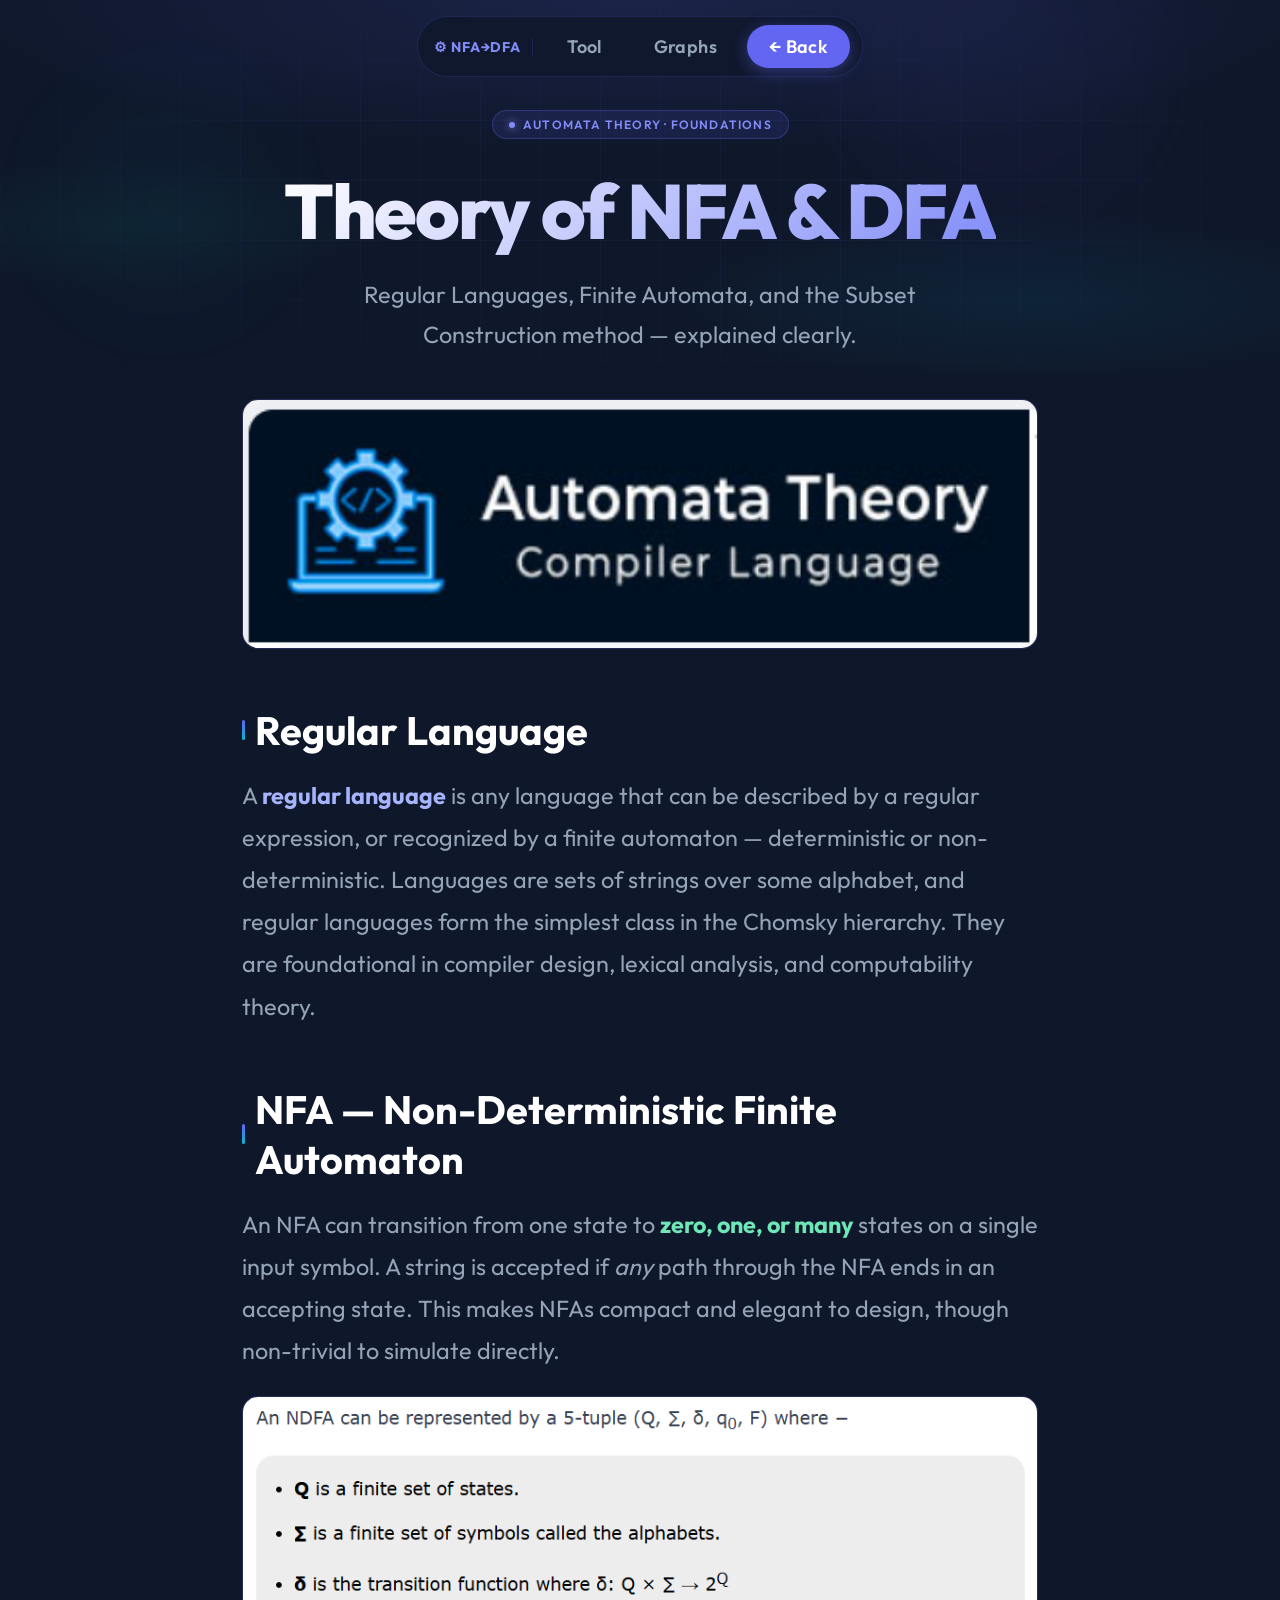
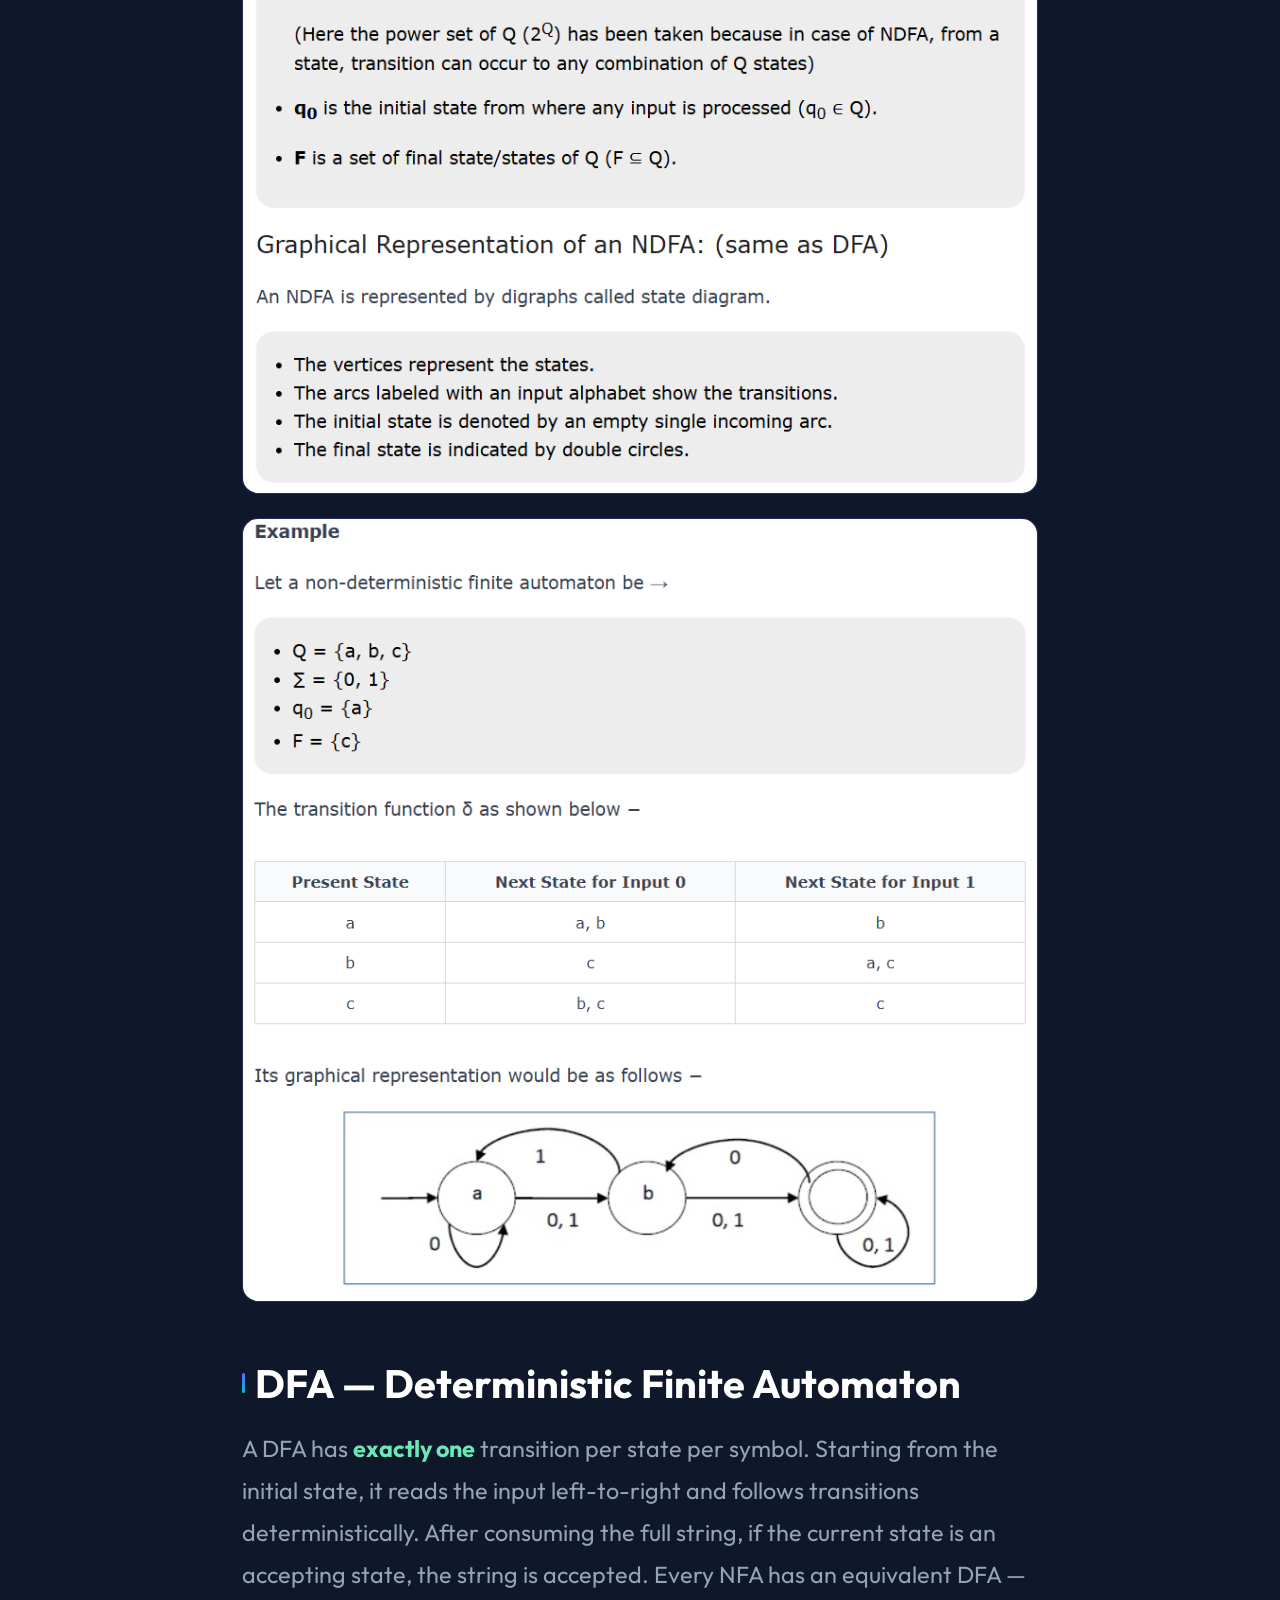
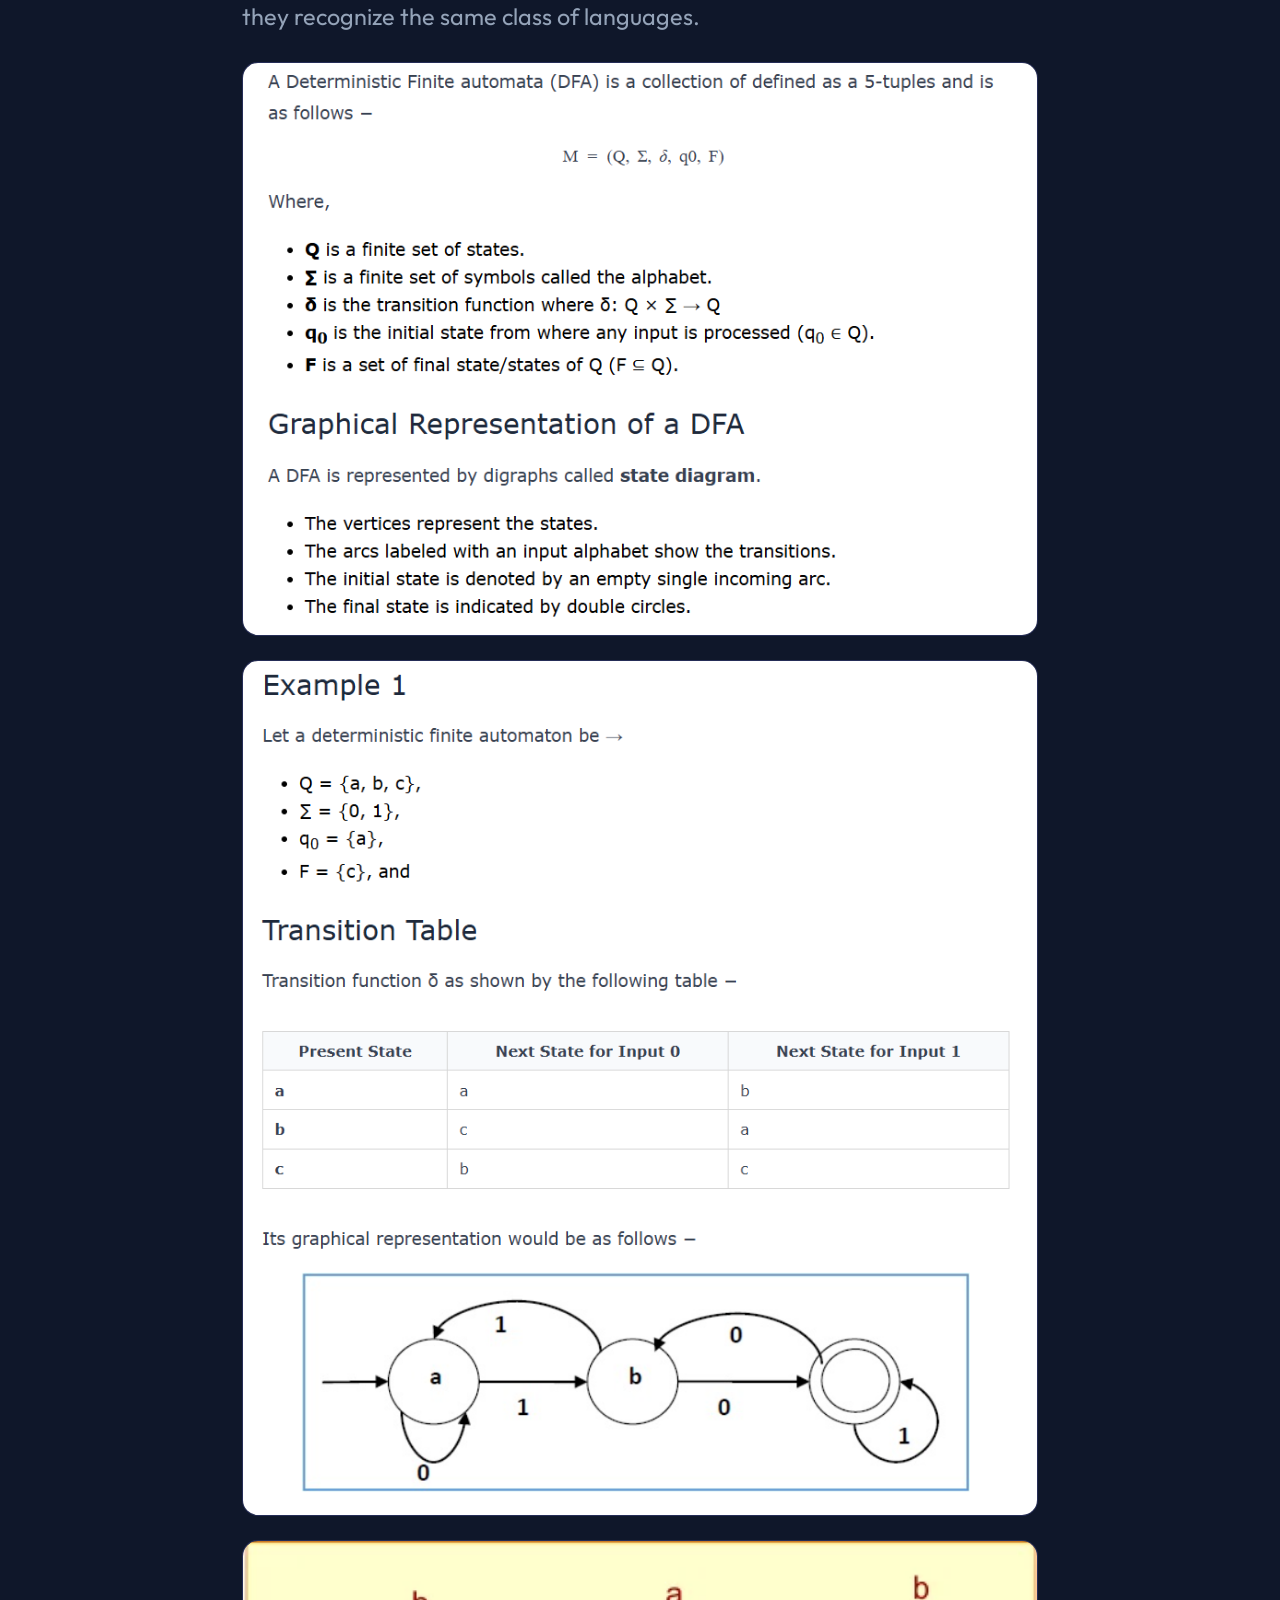
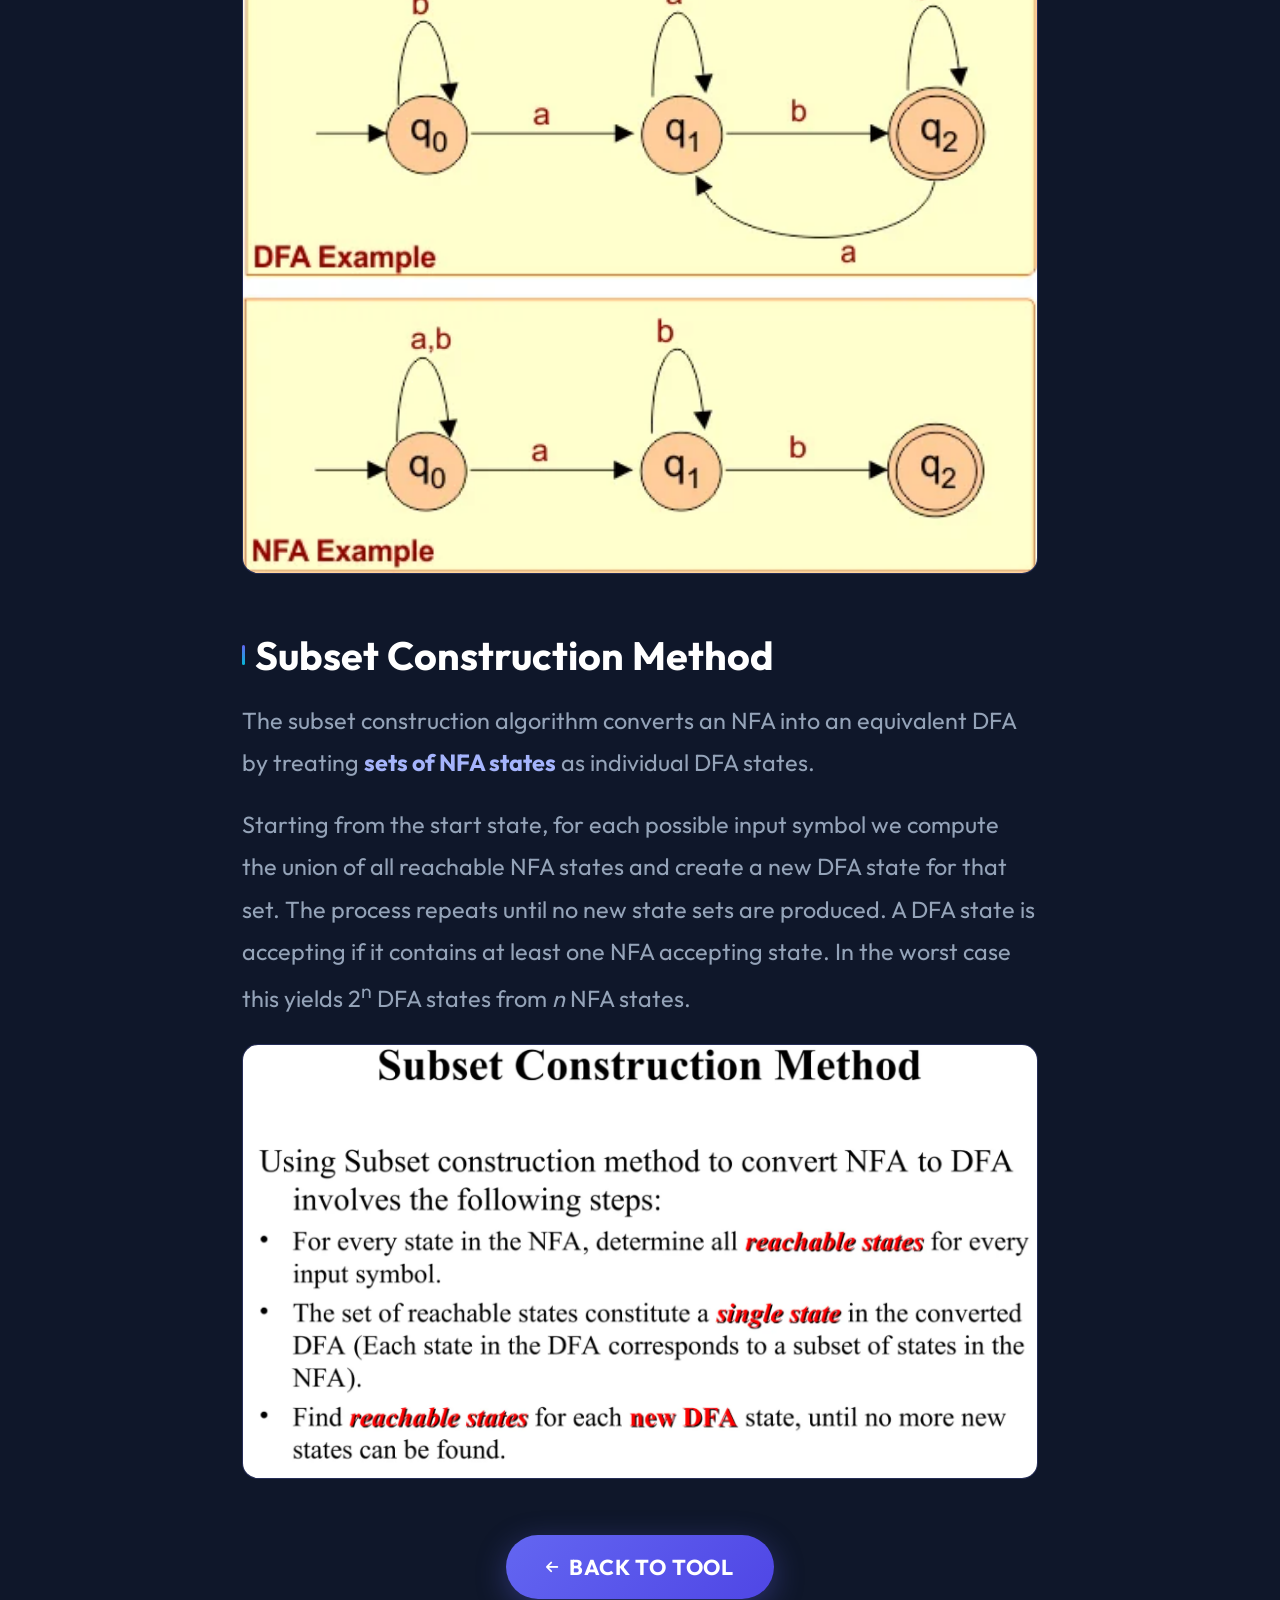
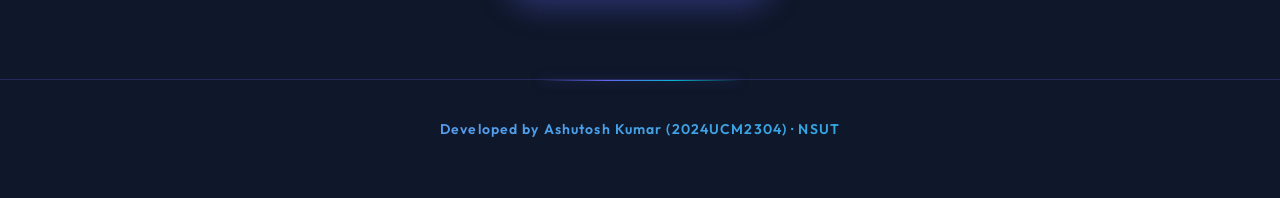
<file: theory.html>
<!DOCTYPE html>
<html lang="en">
<head>
<meta charset="UTF-8">
<meta name="viewport" content="width=device-width, initial-scale=1.0">
<title>Theory – NFA & DFA</title>
<link rel="stylesheet" href="style.css">
<link rel="stylesheet" href="https://cdnjs.cloudflare.com/ajax/libs/font-awesome/6.0.0/css/all.min.css">
</head>
<body>

<nav class="site-nav">
  <span class="nav-logo">⚙ NFA→DFA</span>
  <a href="index.html">Tool</a>
  <a href="graphs.html">Graphs</a>
  <a href="index.html" class="nav-cta">← Back</a>
</nav>

<section class="hero" style="min-height:36vh; padding-top:110px; padding-bottom:20px;">
  <div class="hero-bg"></div>
  <div class="hero-grid"></div>
  <div class="orb orb-1" style="opacity:0.4;"></div>
  <div class="orb orb-2" style="opacity:0.4;"></div>
  <div class="hero-badge">Automata Theory · Foundations</div>
  <h1 style="font-size:clamp(1.8rem,4vw,3rem);">Theory of NFA &amp; DFA</h1>
  <p class="hero-sub" style="margin-bottom:0;">
    Regular Languages, Finite Automata, and the Subset Construction method — explained clearly.
  </p>
</section>

<div class="theory-content">

  <img src="Screenshot 2026-04-03 123517.png" class="theory-img" alt="Overview">

  <!-- ── Regular Language ── -->
  <h2>Regular Language</h2>
  <p>
    A <strong style="color:#a5b4fc;">regular language</strong> is any language that can be described by a regular expression,
    or recognized by a finite automaton — deterministic or non-deterministic.
    Languages are sets of strings over some alphabet, and regular languages form the simplest
    class in the Chomsky hierarchy. They are foundational in compiler design, lexical analysis,
    and computability theory.
  </p>

  <!-- ── NFA ── -->
  <h2>NFA — Non-Deterministic Finite Automaton</h2>
  <p>
    An NFA can transition from one state to <strong style="color:#6ee7b7;">zero, one, or many</strong> states
    on a single input symbol. A string is accepted if <em>any</em> path through the NFA ends in an
    accepting state. This makes NFAs compact and elegant to design, though non-trivial to simulate directly.
  </p>
  <img src="Screenshot 2026-04-03 103026.png" class="theory-img" alt="NFA definition">
  <img src="Screenshot 2026-04-03 103119.png" class="theory-img" alt="NFA example">

  <!-- ── DFA ── -->
  <h2>DFA — Deterministic Finite Automaton</h2>
  <p>
    A DFA has <strong style="color:#6ee7b7;">exactly one</strong> transition per state per symbol.
    Starting from the initial state, it reads the input left-to-right and follows transitions deterministically.
    After consuming the full string, if the current state is an accepting state, the string is accepted.
    Every NFA has an equivalent DFA — they recognize the same class of languages.
  </p>
  <img src="Screenshot 2026-04-03 123440.png" class="theory-img" alt="DFA definition">
  <img src="Screenshot 2026-04-03 123509.png" class="theory-img" alt="DFA example">

  <!-- ── Comparison ── -->
  <img src="Difference-between-DFA-and-NFA.webp" class="theory-img" alt="DFA vs NFA comparison">

  <!-- ── Subset Construction ── -->
  <h2>Subset Construction Method</h2>
  <p>
    The subset construction algorithm converts an NFA into an equivalent DFA by treating
    <strong style="color:#a5b4fc;">sets of NFA states</strong> as individual DFA states.
  </p>
  <p>
    Starting from the start state, for each possible input symbol we compute the union of all
    reachable NFA states and create a new DFA state for that set. The process repeats until no
    new state sets are produced. A DFA state is accepting if it contains at least one NFA accepting state.
    In the worst case this yields 2<sup>n</sup> DFA states from <em>n</em> NFA states.
  </p>
  <img src="Screenshot 2026-04-03 124532.png" class="theory-img" alt="Subset construction example">

  <div style="text-align:center; margin-top:56px;">
    <button onclick="goBack()" class="convert-btn">
      <i class="fas fa-arrow-left"></i> Back to Tool
    </button>
  </div>
</div>

<footer class="site-footer">
  Developed by Ashutosh Kumar (2024UCM2304) · NSUT
</footer>

<script>
function goBack() { window.location.href = "index.html"; }
</script>
</body>
</html>
</file>
<file: style.css>
@import url('https://fonts.googleapis.com/css2?family=Outfit:wght@300;400;500;600;700;800&family=Fira+Code:wght@400;500;600&display=swap');

/* ═══════════════════════════════════════════
   DESIGN TOKENS
═══════════════════════════════════════════ */
:root {
  --navy:    #0f172a;
  --navy2:   #1e293b;
  --navy3:   #334155;
  --indigo:  #6366f1;
  --indigo2: #818cf8;
  --indigo3: #c7d2fe;
  --cyan:    #06b6d4;
  --cyan2:   #67e8f9;
  --emerald: #10b981;
  --amber:   #f59e0b;
  --rose:    #f43f5e;
  --white:   #ffffff;
  --off:     #f8fafc;
  --muted:   #94a3b8;
  --border:  rgba(99,102,241,0.18);
  --glass:   rgba(255,255,255,0.05);
  --shadow:  0 20px 60px rgba(15,23,42,0.4);
  --r:       16px;
  --r2:      24px;
}

/* ═══════════════════════════════════════════
   BASE
═══════════════════════════════════════════ */
*, *::before, *::after { box-sizing: border-box; margin: 0; padding: 0; }

html { scroll-behavior: smooth; }

body {
  font-family: 'Outfit', sans-serif;
  background: var(--navy);
  color: #e2e8f0;
  min-height: 100vh;
  overflow-x: hidden;
}

::selection { background: rgba(99,102,241,0.35); color: #fff; }

::-webkit-scrollbar { width: 6px; }
::-webkit-scrollbar-track { background: var(--navy); }
::-webkit-scrollbar-thumb { background: var(--indigo); border-radius: 3px; }

/* ═══════════════════════════════════════════
   KEYFRAMES
═══════════════════════════════════════════ */
@keyframes fadeUp   { from { opacity:0; transform:translateY(30px); } to { opacity:1; transform:translateY(0); } }
@keyframes fadeIn   { from { opacity:0; } to { opacity:1; } }
@keyframes slideLeft{ from { opacity:0; transform:translateX(-20px); } to { opacity:1; transform:translateX(0); } }
@keyframes float    { 0%,100% { transform:translateY(0px); } 50% { transform:translateY(-10px); } }
@keyframes spin     { to { transform:rotate(360deg); } }
@keyframes shimmer  { 0% { background-position: -200% 0; } 100% { background-position: 200% 0; } }
@keyframes pulse-glow {
  0%,100% { box-shadow: 0 0 20px rgba(99,102,241,0.3), 0 0 60px rgba(99,102,241,0.1); }
  50%     { box-shadow: 0 0 40px rgba(99,102,241,0.6), 0 0 80px rgba(99,102,241,0.2); }
}
@keyframes orbit {
  from { transform: rotate(0deg) translateX(120px) rotate(0deg); }
  to   { transform: rotate(360deg) translateX(120px) rotate(-360deg); }
}
@keyframes gradient-shift {
  0%   { background-position: 0% 50%; }
  50%  { background-position: 100% 50%; }
  100% { background-position: 0% 50%; }
}
@keyframes counter { from { opacity:0; transform:scale(0.5); } to { opacity:1; transform:scale(1); } }
@keyframes dash { to { stroke-dashoffset: 0; } }
@keyframes popIn {
  0%   { opacity:0; transform:scale(0.7) translateY(10px); }
  70%  { transform:scale(1.04) translateY(-2px); }
  100% { opacity:1; transform:scale(1) translateY(0); }
}

/* ═══════════════════════════════════════════
   HERO / TOP NAV
═══════════════════════════════════════════ */
.site-nav {
  position: fixed;
  top: 16px; left: 50%; transform: translateX(-50%);
  z-index: 200;
  display: flex;
  align-items: center;
  gap: 8px;
  background: rgba(15,23,42,0.75);
  backdrop-filter: blur(20px);
  border: 1px solid var(--border);
  border-radius: 50px;
  padding: 8px 12px;
  animation: fadeIn 0.8s ease both;
}
.site-nav .nav-logo {
  font-size: 14px;
  font-weight: 700;
  color: var(--indigo2);
  padding: 0 12px 0 4px;
  border-right: 1px solid var(--border);
  margin-right: 4px;
  letter-spacing: 0.05em;
}
.site-nav button, .site-nav a {
  padding: 7px 18px;
  font-size: 13px;
  font-family: 'Outfit', sans-serif;
  font-weight: 600;
  background: transparent;
  color: #94a3b8;
  border: none;
  border-radius: 50px;
  cursor: pointer;
  transition: all 0.2s;
  text-decoration: none;
  letter-spacing: 0.02em;
  margin-top: 0;
}
.site-nav button:hover, .site-nav a:hover {
  background: rgba(99,102,241,0.18);
  color: #fff;
}
.site-nav .nav-cta {
  background: var(--indigo) !important;
  color: #fff !important;
  box-shadow: 0 4px 16px rgba(99,102,241,0.4);
}
.site-nav .nav-cta:hover {
  background: var(--indigo2) !important;
  transform: translateY(-1px);
}

/* legacy compat */
.top-buttons { display: none; }

/* ═══════════════════════════════════════════
   HERO SECTION
═══════════════════════════════════════════ */
.hero {
  min-height: 100vh;
  display: flex;
  flex-direction: column;
  align-items: center;
  justify-content: center;
  text-align: center;
  padding: 120px 40px 80px;
  position: relative;
  overflow: hidden;
}

.hero-bg {
  position: absolute; inset: 0;
  background: radial-gradient(ellipse 80% 60% at 50% 0%, rgba(99,102,241,0.15) 0%, transparent 70%),
              radial-gradient(ellipse 50% 40% at 80% 80%, rgba(6,182,212,0.08) 0%, transparent 60%),
              radial-gradient(ellipse 40% 30% at 10% 60%, rgba(16,185,129,0.06) 0%, transparent 60%);
  pointer-events: none;
}

/* animated grid */
.hero-grid {
  position: absolute; inset: 0;
  background-image:
    linear-gradient(rgba(99,102,241,0.06) 1px, transparent 1px),
    linear-gradient(90deg, rgba(99,102,241,0.06) 1px, transparent 1px);
  background-size: 60px 60px;
  mask-image: radial-gradient(ellipse 80% 80% at 50% 50%, black 30%, transparent 80%);
  pointer-events: none;
}

/* floating orbs */
.orb {
  position: absolute;
  border-radius: 50%;
  filter: blur(60px);
  pointer-events: none;
  animation: float 6s ease-in-out infinite;
}
.orb-1 { width:300px;height:300px; background:rgba(99,102,241,0.12); top:-80px;right:10%; animation-delay:0s; }
.orb-2 { width:200px;height:200px; background:rgba(6,182,212,0.1);   bottom:20%;left:5%;  animation-delay:-2s; }
.orb-3 { width:150px;height:150px; background:rgba(16,185,129,0.08); top:40%;right:5%;   animation-delay:-4s; }

.hero-badge {
  display: inline-flex;
  align-items: center;
  gap: 8px;
  background: rgba(99,102,241,0.12);
  border: 1px solid rgba(99,102,241,0.3);
  color: var(--indigo2);
  padding: 6px 16px;
  border-radius: 50px;
  font-size: 12px;
  font-weight: 600;
  letter-spacing: 0.1em;
  text-transform: uppercase;
  margin-bottom: 28px;
  animation: popIn 0.6s 0.2s ease both;
}
.hero-badge::before {
  content: '';
  width: 6px; height: 6px;
  border-radius: 50%;
  background: var(--indigo2);
  box-shadow: 0 0 8px var(--indigo2);
}

h1, .hero-title {
  font-size: clamp(2.2rem, 5vw, 4rem);
  font-weight: 800;
  line-height: 1.15;
  letter-spacing: -0.03em;
  background: linear-gradient(135deg, #fff 0%, var(--indigo2) 50%, var(--cyan2) 100%);
  background-size: 200% 200%;
  -webkit-background-clip: text;
  -webkit-text-fill-color: transparent;
  background-clip: text;
  animation: fadeUp 0.7s 0.3s ease both, gradient-shift 4s ease infinite;
  display: table;
  margin: 0 auto 20px;
  border-bottom: none;
  padding-bottom: 0;
}

.hero-sub {
  font-size: 1.1rem;
  color: var(--muted);
  line-height: 1.7;
  max-width: 580px;
  margin: 0 auto 40px;
  animation: fadeUp 0.7s 0.45s ease both;
  font-weight: 400;
}

.hero-actions {
  display: flex;
  gap: 12px;
  flex-wrap: wrap;
  justify-content: center;
  animation: fadeUp 0.7s 0.6s ease both;
}

.btn-primary {
  background: linear-gradient(135deg, var(--indigo), #4f46e5);
  color: #fff;
  padding: 14px 32px;
  font-size: 15px;
  font-weight: 700;
  font-family: 'Outfit', sans-serif;
  border: none;
  border-radius: 50px;
  cursor: pointer;
  transition: all 0.25s;
  box-shadow: 0 8px 30px rgba(99,102,241,0.4);
  display: inline-flex;
  align-items: center;
  gap: 8px;
  text-decoration: none;
  margin-top: 0;
}
.btn-primary:hover {
  transform: translateY(-3px);
  box-shadow: 0 12px 40px rgba(99,102,241,0.55);
}
.btn-secondary {
  background: rgba(255,255,255,0.06);
  color: #e2e8f0;
  padding: 14px 32px;
  font-size: 15px;
  font-weight: 600;
  font-family: 'Outfit', sans-serif;
  border: 1px solid rgba(255,255,255,0.15);
  border-radius: 50px;
  cursor: pointer;
  transition: all 0.25s;
  display: inline-flex;
  align-items: center;
  gap: 8px;
  text-decoration: none;
  margin-top: 0;
}
.btn-secondary:hover {
  background: rgba(255,255,255,0.1);
  border-color: rgba(255,255,255,0.25);
  transform: translateY(-2px);
}

/* stats row */
.hero-stats {
  display: flex;
  gap: 40px;
  margin-top: 64px;
  animation: fadeUp 0.7s 0.8s ease both;
  flex-wrap: wrap;
  justify-content: center;
}
.stat-item {
  text-align: center;
}
.stat-num {
  font-size: 1.8rem;
  font-weight: 800;
  color: var(--indigo2);
  display: block;
}
.stat-lbl {
  font-size: 12px;
  color: var(--muted);
  font-weight: 500;
  letter-spacing: 0.05em;
  text-transform: uppercase;
}

/* scroll indicator */
.scroll-indicator {
  position: absolute;
  bottom: 30px; left: 50%; transform: translateX(-50%);
  display: flex; flex-direction: column; align-items: center; gap: 6px;
  color: var(--muted); font-size: 11px; letter-spacing: 0.1em; text-transform: uppercase;
  animation: fadeIn 1s 1.2s ease both;
}
.scroll-indicator::after {
  content: '';
  width: 1px; height: 40px;
  background: linear-gradient(to bottom, var(--indigo), transparent);
  animation: float 1.5s ease-in-out infinite;
}

/* ═══════════════════════════════════════════
   SECTION WRAPPER
═══════════════════════════════════════════ */
.section {
  max-width: 900px;
  margin: 0 auto;
  padding: 0 32px 80px;
}

.section-label {
  font-size: 11px;
  font-weight: 700;
  letter-spacing: 0.15em;
  text-transform: uppercase;
  color: var(--indigo2);
  margin-bottom: 8px;
  display: block;
}
.section-title {
  font-size: 1.9rem;
  font-weight: 800;
  color: #fff;
  letter-spacing: -0.02em;
  margin-bottom: 40px;
}

/* ═══════════════════════════════════════════
   CARDS / GLASS
═══════════════════════════════════════════ */
.card {
  background: rgba(30,41,59,0.6);
  backdrop-filter: blur(20px);
  border: 1px solid rgba(99,102,241,0.15);
  border-radius: var(--r2);
  padding: 32px 36px;
  position: relative;
  overflow: hidden;
  transition: border-color 0.3s, transform 0.3s;
}
.card::before {
  content: '';
  position: absolute;
  inset: 0;
  background: linear-gradient(135deg, rgba(99,102,241,0.05) 0%, transparent 60%);
  pointer-events: none;
}
.card:hover {
  border-color: rgba(99,102,241,0.35);
  transform: translateY(-2px);
}

/* ═══════════════════════════════════════════
   PAGE HEADER (h2 inside content)
═══════════════════════════════════════════ */
h2 {
  font-size: 1.35rem;
  font-weight: 700;
  color: #fff;
  margin: 56px 0 20px;
  display: flex;
  align-items: center;
  gap: 10px;
}
h2::before {
  content: '';
  width: 3px; height: 20px;
  background: linear-gradient(to bottom, var(--indigo), var(--cyan));
  border-radius: 2px;
  flex-shrink: 0;
}
h3 { font-size: 1rem; font-weight: 700; color: #fff; margin-bottom: 14px; }

/* ═══════════════════════════════════════════
   INSTRUCTION BOX
═══════════════════════════════════════════ */
.instruction-box {
  background: rgba(30,41,59,0.5);
  border: 1px solid rgba(99,102,241,0.2);
  border-radius: var(--r2);
  padding: 32px 36px;
  max-width: 860px;
  margin: 0 auto 60px;
  animation: fadeUp 0.6s 0.2s ease both;
  position: relative;
  overflow: hidden;
}
.instruction-box::after {
  content: '';
  position: absolute;
  top: 0; left: 0; right: 0; height: 2px;
  background: linear-gradient(90deg, var(--indigo), var(--cyan), var(--emerald));
  background-size: 200%;
  animation: shimmer 3s linear infinite;
}
.instruction-box h2 { margin-top: 0; }

.example-container {
  display: grid;
  grid-template-columns: 1fr 1fr;
  gap: 24px;
  margin-top: 20px;
}
@media (max-width: 600px) { .example-container { grid-template-columns: 1fr; } }

#exampleGraph {
  height: 240px;
  border: 1px solid rgba(99,102,241,0.2);
  border-radius: var(--r);
  background: rgba(15,23,42,0.6);
  overflow: hidden;
}
#exampleGraph svg { width: 100%; height: 100%; }

.example-input {
  background: rgba(15,23,42,0.5);
  border: 1px solid rgba(99,102,241,0.15);
  border-radius: var(--r);
  padding: 20px 24px;
}
.example-input p { font-size: 13.5px; color: #94a3b8; margin-bottom: 6px; line-height: 1.6; }
.example-input strong { color: var(--indigo2); font-weight: 600; }

/* ═══════════════════════════════════════════
   FORM / INPUT BOX
═══════════════════════════════════════════ */
.inputBox {
  background: rgba(30,41,59,0.5);
  border: 1px solid rgba(99,102,241,0.18);
  border-radius: var(--r2);
  padding: 44px 48px;
  max-width: 860px;
  margin: 0 auto 60px;
  animation: fadeUp 0.6s 0.25s ease both;
  position: relative;
  overflow: hidden;
}
.inputBox::before {
  content: '';
  position: absolute;
  top: -1px; left: -1px; right: -1px; height: 1px;
  background: linear-gradient(90deg, transparent, var(--indigo), var(--cyan), transparent);
}

.form-group { margin-bottom: 36px; }

label, label.heading, label.heading.dark {
  font-size: 14px;
  font-weight: 700;
  color: #e2e8f0;
  display: flex;
  align-items: center;
  gap: 8px;
  margin-bottom: 10px;
  letter-spacing: 0.02em;
  text-transform: uppercase;
}
label i { font-size: 14px; color: var(--indigo2); }

input[type="text"], textarea {
  width: 100%;
  padding: 14px 18px;
  font-size: 14.5px;
  font-family: 'Fira Code', monospace;
  background: rgba(15,23,42,0.7);
  color: #e2e8f0;
  border: 1px solid rgba(99,102,241,0.2);
  border-radius: var(--r);
  margin-bottom: 0;
  transition: all 0.25s;
  resize: vertical;
  line-height: 1.65;
}
input[type="text"]:focus, textarea:focus {
  outline: none;
  border-color: var(--indigo);
  box-shadow: 0 0 0 3px rgba(99,102,241,0.15), 0 0 20px rgba(99,102,241,0.1);
  background: rgba(15,23,42,0.9);
}
textarea { height: 160px; }

.hint {
  font-size: 12.5px;
  color: #64748b;
  margin-top: 8px;
  line-height: 1.6;
  display: flex;
  align-items: flex-start;
  gap: 6px;
}
.hint i { color: var(--indigo2); margin-top: 2px; flex-shrink: 0; }
.hint strong { color: var(--muted); font-weight: 600; }

/* ═══════════════════════════════════════════
   CONVERT BUTTON
═══════════════════════════════════════════ */
.convert-btn {
  background: linear-gradient(135deg, var(--indigo) 0%, #4f46e5 100%);
  color: #fff;
  padding: 15px 42px;
  font-size: 15px;
  font-weight: 700;
  font-family: 'Outfit', sans-serif;
  letter-spacing: 0.04em;
  border: none;
  border-radius: 50px;
  cursor: pointer;
  transition: all 0.3s;
  box-shadow: 0 8px 30px rgba(99,102,241,0.35);
  display: inline-flex;
  align-items: center;
  gap: 10px;
  margin-top: 0;
  text-transform: uppercase;
}
.convert-btn:hover {
  transform: translateY(-3px);
  box-shadow: 0 14px 44px rgba(99,102,241,0.55);
}
.convert-btn:active { transform: translateY(0); }
.convert-btn i { font-size: 14px; transition: transform 0.3s; }
.convert-btn.loading i { animation: spin 0.7s linear infinite; }

/* ═══════════════════════════════════════════
   STEPS OUTPUT
═══════════════════════════════════════════ */
#steps, .steps-output {
  font-family: 'Fira Code', monospace;
  font-size: 13.5px;
  line-height: 1.9;
  background: rgba(15,23,42,0.8);
  border: 1px solid rgba(99,102,241,0.2);
  border-left: 3px solid var(--indigo);
  color: #a5b4fc;
  padding: 24px 28px;
  border-radius: var(--r);
  overflow-x: auto;
  max-width: 860px;
  white-space: pre-wrap;
  animation: fadeIn 0.4s ease both;
}
pre {
  font-family: 'Fira Code', monospace;
  font-size: 13px;
  background: rgba(15,23,42,0.7);
  border: 1px solid rgba(99,102,241,0.15);
  color: #a5b4fc;
  padding: 20px 24px;
  border-radius: var(--r);
  overflow-x: auto;
  max-width: 860px;
  white-space: pre-wrap;
  line-height: 1.7;
}

/* ═══════════════════════════════════════════
   DFA TABLE
═══════════════════════════════════════════ */
#dfaTable { max-width: 860px; overflow-x: auto; animation: fadeUp 0.4s ease both; }

.modern-table {
  width: 100%;
  border-collapse: collapse;
  font-size: 14px;
  font-family: 'Fira Code', monospace;
  border-radius: var(--r);
  overflow: hidden;
  border: 1px solid rgba(99,102,241,0.18);
}
.modern-table th {
  background: rgba(99,102,241,0.18);
  color: var(--indigo2);
  padding: 14px 20px;
  border: 1px solid rgba(99,102,241,0.15);
  font-weight: 700;
  letter-spacing: 0.08em;
  text-transform: uppercase;
  font-size: 11px;
}
.modern-table td {
  padding: 12px 20px;
  border: 1px solid rgba(99,102,241,0.08);
  color: #e2e8f0;
  transition: background 0.15s, color 0.15s;
  text-align: center;
}
.modern-table tr:hover td {
  background: rgba(99,102,241,0.1);
  color: #c7d2fe;
}
.modern-table tr:nth-child(even) td { background: rgba(255,255,255,0.02); }
td.final-state { color: var(--emerald) !important; font-weight: 600; }
td.empty-state  { color: #475569; }

/* ═══════════════════════════════════════════
   GRAPH CONTAINERS
═══════════════════════════════════════════ */
#nfaGraph, #dfaGraph {
  width: 100%;
  max-width: 860px;
  height: 420px;
  background: rgba(15,23,42,0.7);
  border: 1px solid rgba(99,102,241,0.2);
  border-radius: var(--r2);
  margin-top: 16px;
  overflow: hidden;
  position: relative;
}
#nfaGraph svg, #dfaGraph svg { width: 100%; height: 100%; }

/* ═══════════════════════════════════════════
   THEORY / GRAPH SECTION LINKS
═══════════════════════════════════════════ */
.theory-section, .graph-section {
  display: flex;
  align-items: center;
  gap: 16px;
  margin: 32px 0 10px;
  animation: slideLeft 0.5s ease both;
}
.theory-section h2, .graph-section h2 { margin: 0; font-size: 1.2rem; }

.theory-btn, .graph-btn {
  text-decoration: none;
  background: rgba(99,102,241,0.12);
  color: var(--indigo2);
  padding: 9px 22px;
  border-radius: 50px;
  font-size: 13px;
  font-weight: 700;
  font-family: 'Outfit', sans-serif;
  border: 1px solid rgba(99,102,241,0.3);
  transition: all 0.25s;
  letter-spacing: 0.04em;
  text-transform: uppercase;
}
.theory-btn:hover, .graph-btn:hover {
  background: var(--indigo);
  color: #fff;
  box-shadow: 0 6px 24px rgba(99,102,241,0.4);
  transform: translateY(-2px);
}

/* ═══════════════════════════════════════════
   THEORY PAGE
═══════════════════════════════════════════ */
.theory-content { max-width: 860px; margin: 0 auto; padding: 0 32px 80px; }
.theory-content p {
  color: #94a3b8;
  line-height: 1.8;
  font-size: 15px;
  margin-bottom: 20px;
}
.theory-img {
  width: 100%;
  max-width: 860px;
  display: block;
  margin: 24px auto;
  border: 1px solid rgba(99,102,241,0.2);
  border-radius: var(--r);
  background: rgba(30,41,59,0.5);
}

/* ═══════════════════════════════════════════
   LOGO
═══════════════════════════════════════════ */
.logo { display: none; }

/* ═══════════════════════════════════════════
   DESCRIPTION
═══════════════════════════════════════════ */
.description {
  font-size: 1rem;
  color: var(--muted);
  line-height: 1.75;
  max-width: 680px;
  margin: 0 auto 40px;
  text-align: center;
  font-weight: 400;
}

/* ═══════════════════════════════════════════
   TOAST
═══════════════════════════════════════════ */
.toast {
  position: fixed;
  bottom: 28px; right: 28px;
  background: rgba(30,41,59,0.95);
  backdrop-filter: blur(20px);
  border: 1px solid rgba(16,185,129,0.4);
  color: #6ee7b7;
  padding: 12px 24px 12px 16px;
  border-radius: 50px;
  font-size: 13.5px;
  font-weight: 600;
  box-shadow: 0 8px 32px rgba(0,0,0,0.3);
  z-index: 999;
  display: none;
  align-items: center;
  gap: 10px;
  animation: popIn 0.4s ease both;
}
.toast.show { display: flex; }
.toast-dot {
  width: 8px; height: 8px;
  border-radius: 50%;
  background: var(--emerald);
  box-shadow: 0 0 8px var(--emerald);
}

/* ═══════════════════════════════════════════
   FOOTER
═══════════════════════════════════════════ */
.site-footer {
  text-align: center;
  padding: 40px 20px 60px;
  font-size: 14px;
  font-weight: 600;
  letter-spacing: 0.08em;
  border-top: 1px solid rgba(99,102,241,0.25);
  background: linear-gradient(135deg, #818cf8, #06b6d4, #10b981);
  background-size: 200% 200%;
  -webkit-background-clip: text;
  -webkit-text-fill-color: transparent;
  background-clip: text;
  animation: gradient-shift 4s ease infinite;
  text-shadow: none;
  position: relative;
}
.site-footer::before {
  content: '';
  position: absolute;
  top: 0; left: 50%; transform: translateX(-50%);
  width: 200px; height: 1px;
  background: linear-gradient(90deg, transparent, #6366f1, #06b6d4, transparent);
  box-shadow: 0 0 12px rgba(99,102,241,0.6);
}

/* ═══════════════════════════════════════════
   ANIMATED STEP COUNTER
═══════════════════════════════════════════ */
.step-num {
  display: inline-flex;
  align-items: center;
  justify-content: center;
  width: 28px; height: 28px;
  border-radius: 50%;
  background: linear-gradient(135deg, var(--indigo), var(--cyan));
  color: #fff;
  font-size: 12px;
  font-weight: 700;
  margin-right: 10px;
  flex-shrink: 0;
  animation: counter 0.4s ease both;
}

/* ═══════════════════════════════════════════
   FEATURES ROW (homepage cards)
═══════════════════════════════════════════ */
.features {
  display: grid;
  grid-template-columns: repeat(auto-fit, minmax(240px, 1fr));
  gap: 20px;
  max-width: 900px;
  margin: 0 auto 80px;
  padding: 0 32px;
  animation: fadeUp 0.6s 0.3s ease both;
}
.feature-card {
  background: rgba(30,41,59,0.45);
  border: 1px solid rgba(99,102,241,0.14);
  border-radius: 20px;
  padding: 28px;
  transition: all 0.3s;
  position: relative;
  overflow: hidden;
}
.feature-card::before {
  content: '';
  position: absolute;
  top: 0; left: 0; right: 0; height: 1px;
  background: linear-gradient(90deg, transparent, var(--indigo), transparent);
  opacity: 0;
  transition: opacity 0.3s;
}
.feature-card:hover { border-color: rgba(99,102,241,0.35); transform: translateY(-4px); }
.feature-card:hover::before { opacity: 1; }
.feature-icon {
  width: 44px; height: 44px;
  border-radius: 12px;
  background: rgba(99,102,241,0.15);
  border: 1px solid rgba(99,102,241,0.25);
  display: flex; align-items: center; justify-content: center;
  font-size: 20px;
  margin-bottom: 16px;
}
.feature-card h3 { font-size: 15px; margin-bottom: 8px; }
.feature-card p { font-size: 13.5px; color: var(--muted); line-height: 1.6; }

/* ═══════════════════════════════════════════
   GRAPH CARD (graphs.html)
═══════════════════════════════════════════ */
.graph-card {
  background: rgba(30,41,59,0.5);
  border: 1px solid rgba(99,102,241,0.18);
  border-radius: var(--r2);
  padding: 28px 32px;
  max-width: 900px;
  margin: 0 auto 32px;
  animation: fadeUp 0.5s ease both;
  position: relative;
  overflow: hidden;
}
.graph-card:nth-child(2) { animation-delay: 0.1s; }
.graph-card::before {
  content: '';
  position: absolute;
  top: 0; left: 0; right: 0; height: 2px;
  background: linear-gradient(90deg, var(--indigo), var(--cyan));
}
.graph-card h2 { margin-top: 0; }

/* ═══════════════════════════════════════════
   RESPONSIVE
═══════════════════════════════════════════ */
@media (max-width: 680px) {
  .hero { padding: 100px 24px 60px; }
  .hero-stats { gap: 24px; }
  .inputBox { padding: 28px 20px; }
  .section { padding: 0 20px 60px; }
  .site-nav .nav-logo { display: none; }
  h1 { font-size: 2rem; }
}
/* ═══════════════════════════════════
   GLOBAL SCALE UP (BIG UI)
═══════════════════════════════════ */

/* Base font size increase */
html {
  font-size: 18px; /* default 16 → bigger */
}

/* Headings */
h1, .hero-title {
  font-size: clamp(3rem, 6vw, 5.5rem) !important;
}

h2 {
  font-size: 2.2rem !important;
}

h3 {
  font-size: 1.5rem !important;
}

/* Text */
.hero-sub,
.description,
.theory-content p {
  font-size: 1.3rem !important;
}

p, label {
  font-size: 1.1rem !important;
}

/* Inputs */
input[type="text"], textarea {
  font-size: 1.1rem !important;
  padding: 18px 22px !important;
}

/* Buttons */
.btn-primary,
.btn-secondary,
.convert-btn {
  font-size: 1.2rem !important;
  padding: 18px 40px !important;
}

/* Table */
.modern-table {
  font-size: 1.1rem !important;
}

.modern-table th {
  font-size: 1rem !important;
  padding: 18px !important;
}

.modern-table td {
  font-size: 1.05rem !important;
  padding: 16px !important;
}

/* Steps output */
#steps, .steps-output, pre {
  font-size: 1.05rem !important;
  padding: 28px !important;
}

/* Graph size BIG */
#nfaGraph, #dfaGraph {
  height: 600px !important; /* was 420px */
}

/* Example graph */
#exampleGraph {
  height: 350px !important;
}

/* Cards spacing */
.card,
.inputBox,
.instruction-box {
  padding: 50px !important;
}

/* Stats */
.stat-num {
  font-size: 2.5rem !important;
}

.stat-lbl {
  font-size: 1rem !important;
}

/* Navbar */
.site-nav button,
.site-nav a {
  font-size: 1rem !important;
  padding: 10px 22px !important;
}

/* Feature cards */
.feature-card h3 {
  font-size: 1.3rem !important;
}

.feature-card p {
  font-size: 1.1rem !important;
}
/* ═══════════════════════════════════
   ANIMATED SUBSET STEPS
═══════════════════════════════════ */

.step-block {
  background: rgba(30,41,59,0.6);
  border: 1px solid rgba(99,102,241,0.2);
  border-left: 4px solid var(--indigo);
  border-radius: 14px;
  padding: 18px 20px;
  margin-bottom: 16px;
  animation: fadeUp 0.5s ease forwards;
  opacity: 0;
}

.step-header {
  display: flex;
  align-items: center;
  gap: 10px;
  font-weight: 700;
  color: #c7d2fe;
  margin-bottom: 10px;
}

.processing {
  font-size: 0.85rem;
  color: var(--cyan2);
  margin-left: auto;
  position: relative;
}

.processing::after {
  content: '';
  animation: dots 1.2s infinite;
}

@keyframes dots {
  0% { content: '.'; }
  33% { content: '..'; }
  66% { content: '...'; }
}

.state-highlight {
  color: var(--emerald);
  font-weight: 700;
}

.transition-line {
  display: block;
  padding: 6px 10px;
  border-radius: 8px;
  margin: 4px 0;
  background: rgba(99,102,241,0.08);
  animation: glow 1.2s infinite alternate;
}


@keyframes glow {
  from { background: rgba(99,102,241,0.08); }
  to   { background: rgba(99,102,241,0.25); }
}

.step-divider {
  height: 1px;
  margin-top: 10px;
  background: linear-gradient(to right, transparent, var(--indigo), transparent);
}

/* delay animation per step */
.step-block:nth-child(1){animation-delay:0.2s}
.step-block:nth-child(2){animation-delay:0.6s}
.step-block:nth-child(3){animation-delay:1s}
.step-block:nth-child(4){animation-delay:1.4s}
.step-block:nth-child(5){animation-delay:1.8s}
/* ═══════════════════════════════════════════
   TWO-COLUMN STEP LAYOUT WITH MINI SVG
═══════════════════════════════════════════ */
.step-layout {
  display: flex;
  gap: 16px;
  align-items: flex-start;
}
.step-text-col {
  flex: 1 1 0;
  min-width: 0;
}
.step-mini-col {
  flex: 0 0 320px;
  display: flex;
  align-items: center;
  justify-content: center;
}

/* Mini animated SVG */
.mini-state-svg {
  width: 300px;
  height: 200px;
  border-radius: 12px;
  background: rgba(15,23,42,0.7);
  border: 1px solid rgba(99,102,241,0.18);
  overflow: visible;
  animation: fadeIn 0.5s ease both;
}

/* Node pop-in */
@keyframes nodePop {
  0%   { opacity: 0; transform: scale(0.3); }
  70%  { transform: scale(1.12); }
  100% { opacity: 1; transform: scale(1); }
}
.node-pop {
  animation: nodePop 0.45s ease both;
}

/* Edge draw-in */
@keyframes edgeDraw {
  from { stroke-dashoffset: 200; opacity: 0; }
  to   { stroke-dashoffset: 0;   opacity: 0.9; }
}
.edge-anim {
  stroke-dasharray: 200;
  stroke-dashoffset: 200;
  animation: edgeDraw 0.5s ease both;
}

/* Pulse rings */
@keyframes pulseRing {
  0%   { transform: scale(1);   opacity: 0.7; }
  100% { transform: scale(1.7); opacity: 0; }
}
.pulse-ring {
  transform-origin: center;
  animation: pulseRing 1.2s ease-out infinite;
}
@keyframes pulseRingGreen {
  0%   { transform: scale(1);   opacity: 0.7; }
  100% { transform: scale(1.7); opacity: 0; }
}
.pulse-ring-green {
  transform-origin: center;
  animation: pulseRingGreen 1.2s 0.3s ease-out infinite;
  stroke: #10b981 !important;
}

/* Step header extras */
.step-title { font-size: 0.95rem; }
.final-badge {
  margin-left: auto;
  background: rgba(16,185,129,0.15);
  border: 1px solid rgba(16,185,129,0.4);
  color: #6ee7b7;
  font-size: 0.72rem;
  font-weight: 700;
  padding: 2px 10px;
  border-radius: 50px;
  letter-spacing: 0.05em;
}

/* Transition row pills */
.trans-list { display: flex; flex-direction: column; gap: 6px; margin-bottom: 6px; }
.trans-row {
  display: flex;
  align-items: center;
  gap: 8px;
  font-size: 0.82rem;
  flex-wrap: wrap;
}
.trans-row.dead { opacity: 0.55; }
.sym-pill {
  background: rgba(99,102,241,0.18);
  color: var(--indigo2);
  border: 1px solid rgba(99,102,241,0.3);
  border-radius: 6px;
  padding: 1px 8px;
  font-family: 'Fira Code', monospace;
  font-size: 0.78rem;
  font-weight: 600;
}
.arrow { color: var(--muted); font-size: 0.85rem; }
.to-state {
  color: #c7d2fe;
  font-family: 'Fira Code', monospace;
  font-size: 0.78rem;
}
.final-state-pill { color: #6ee7b7 !important; }
.dead-state {
  color: var(--muted);
  font-family: 'Fira Code', monospace;
  font-size: 0.85rem;
}
.new-badge {
  background: rgba(16,185,129,0.15);
  border: 1px solid rgba(16,185,129,0.3);
  color: #6ee7b7;
  font-size: 0.7rem;
  font-weight: 700;
  padding: 1px 8px;
  border-radius: 50px;
}
.old-badge {
  background: rgba(148,163,184,0.1);
  border: 1px solid rgba(148,163,184,0.2);
  color: var(--muted);
  font-size: 0.7rem;
  font-weight: 600;
  padding: 1px 8px;
  border-radius: 50px;
}

/* Responsive: stack on small screens */
@media (max-width: 580px) {
  .step-layout { flex-direction: column; }
  .step-mini-col { flex: unset; width: 100%; }
  .mini-state-svg { width: 100%; height: 180px; }
}

/* ═══════════════════════════════════════════
   MODE TABS  (NFA / Regex)
═══════════════════════════════════════════ */
.mode-tabs {
  display: flex;
  gap: 10px;
  margin-bottom: 20px;
  flex-wrap: wrap;
}
.mode-tab {
  display: inline-flex;
  align-items: center;
  gap: 8px;
  padding: 10px 24px;
  font-size: 0.9rem;
  font-family: 'Outfit', sans-serif;
  font-weight: 600;
  background: rgba(30,41,59,0.5);
  color: var(--muted);
  border: 1px solid rgba(99,102,241,0.15);
  border-radius: 50px;
  cursor: pointer;
  transition: all 0.22s;
}
.mode-tab:hover {
  background: rgba(99,102,241,0.12);
  color: #e2e8f0;
}
.mode-tab.active {
  background: linear-gradient(135deg, rgba(99,102,241,0.25), rgba(99,102,241,0.12));
  border-color: rgba(99,102,241,0.5);
  color: var(--indigo2);
  box-shadow: 0 0 18px rgba(99,102,241,0.2);
}

/* ── REGEX PANEL ── */
.regex-info-banner {
  display: flex;
  align-items: flex-start;
  gap: 10px;
  background: rgba(6,182,212,0.08);
  border: 1px solid rgba(6,182,212,0.22);
  border-radius: 12px;
  padding: 12px 16px;
  margin-bottom: 24px;
  color: var(--cyan2);
  font-size: 0.85rem;
  line-height: 1.6;
}
.regex-info-banner i { flex-shrink: 0; margin-top: 2px; }

.regex-examples {
  display: flex;
  align-items: center;
  gap: 8px;
  flex-wrap: wrap;
  margin-top: 14px;
}
.regex-ex-label {
  font-size: 0.8rem;
  color: var(--muted);
  font-weight: 600;
  letter-spacing: 0.05em;
  text-transform: uppercase;
}
.regex-chip {
  background: rgba(99,102,241,0.1);
  border: 1px solid rgba(99,102,241,0.25);
  color: var(--indigo2);
  font-family: 'Fira Code', monospace;
  font-size: 0.82rem;
  font-weight: 500;
  padding: 4px 14px;
  border-radius: 50px;
  cursor: pointer;
  transition: all 0.18s;
}
.regex-chip:hover {
  background: rgba(99,102,241,0.22);
  border-color: rgba(99,102,241,0.5);
  transform: translateY(-1px);
}

/* code tag inside hints */
code {
  background: rgba(99,102,241,0.12);
  border-radius: 4px;
  padding: 1px 6px;
  font-family: 'Fira Code', monospace;
  font-size: 0.82em;
  color: var(--indigo2);
}
</file>
